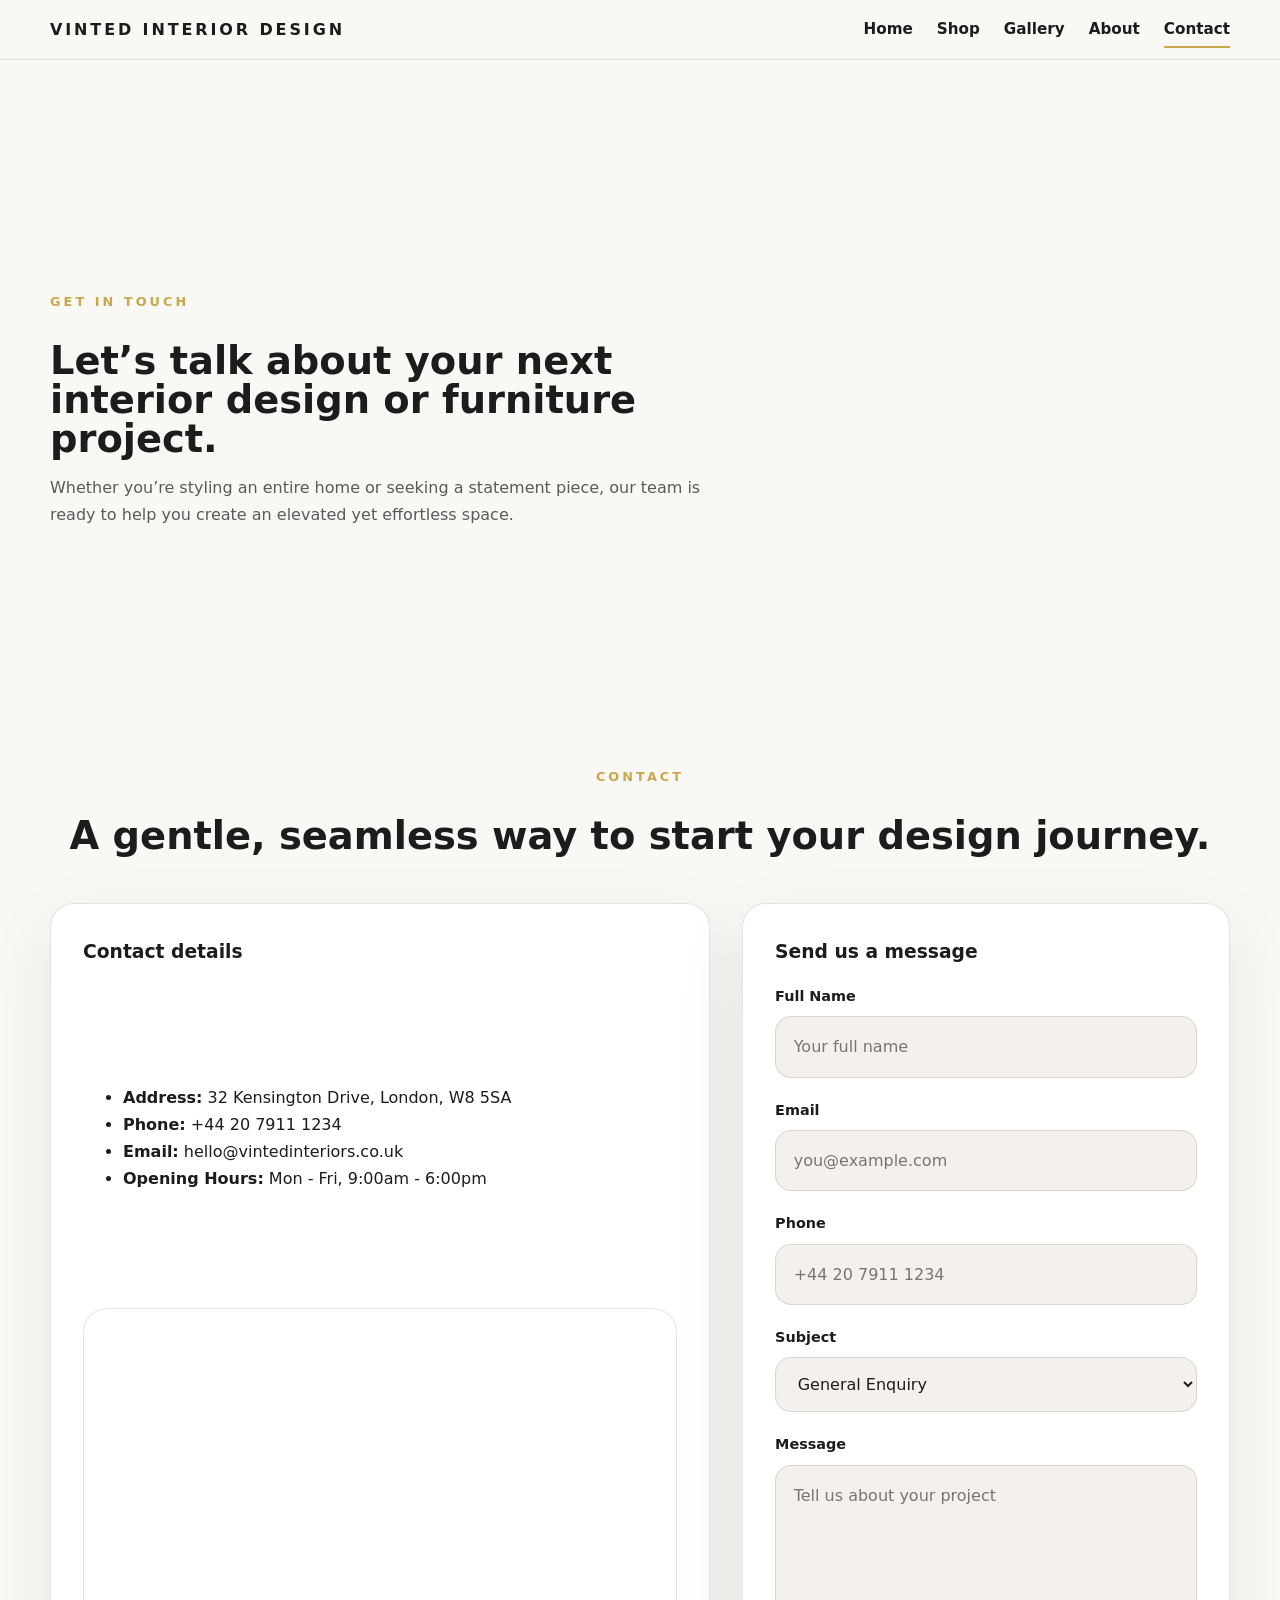
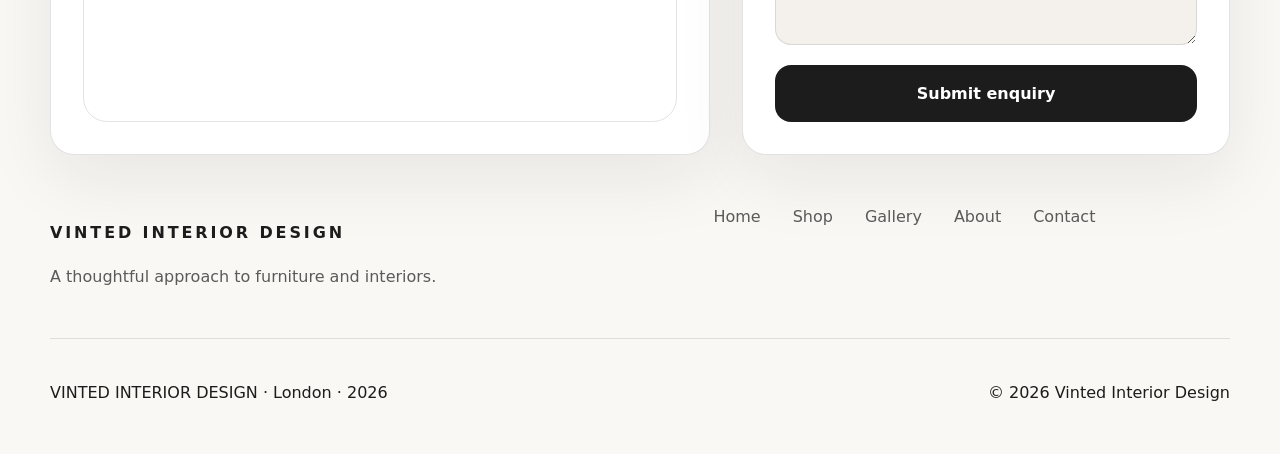
<file: contact.html>
<!DOCTYPE html>
<html lang="en">
<head>
  <meta charset="UTF-8" />
  <meta name="viewport" content="width=device-width, initial-scale=1.0" />
  <title>Contact | VINTED INTERIOR DESIGN</title>
  <link rel="stylesheet" href="style.css" />
</head>
<body>
  <header class="site-header">
    <div class="container nav-inner">
      <a class="logo" href="index.html">VINTED INTERIOR DESIGN</a>
      <button class="nav-toggle" aria-label="Toggle navigation" aria-expanded="false">
        <span></span>
        <span></span>
        <span></span>
      </button>
      <nav class="site-nav">
        <a class="nav-link" href="index.html">Home</a>
        <a class="nav-link" href="shop.html">Shop</a>
        <a class="nav-link" href="gallery.html">Gallery</a>
        <a class="nav-link" href="about.html">About</a>
        <a class="nav-link active" href="contact.html">Contact</a>
      </nav>
    </div>
  </header>

  <section class="page-hero">
    <div class="container page-hero-inner">
      <div class="page-hero-copy">
        <p class="hero-label">Get In Touch</p>
        <h1 class="page-title">Let’s talk about your next interior design or furniture project.</h1>
        <p class="section-copy">Whether you’re styling an entire home or seeking a statement piece, our team is ready to help you create an elevated yet effortless space.</p>
      </div>
    </div>
  </section>

  <main class="container">
    <section>
      <div class="section-heading">
        <span class="section-label">Contact</span>
        <h2 class="section-title">A gentle, seamless way to start your design journey.</h2>
      </div>
      <div class="contact-grid">
        <div class="contact-card contact-card-content">
          <h3>Contact details</h3>
          <ul>
            <li><strong>Address:</strong> 32 Kensington Drive, London, W8 5SA</li>
            <li><strong>Phone:</strong> <a href="tel:+442079111234">+44 20 7911 1234</a></li>
            <li><strong>Email:</strong> <a href="mailto:hello@vintedinteriors.co.uk">hello@vintedinteriors.co.uk</a></li>
            <li><strong>Opening Hours:</strong> Mon - Fri, 9:00am - 6:00pm</li>
          </ul>
          <div class="map-wrap">
            <iframe src="https://maps.google.com/maps?q=51.5074,-0.1278&z=15&output=embed" loading="lazy" title="Google Maps placeholder"></iframe>
          </div>
        </div>
        <div class="contact-card contact-card-content">
          <h3>Send us a message</h3>
          <form class="form-grid">
            <div class="form-field">
              <label for="full-name">Full Name</label>
              <input type="text" id="full-name" name="name" placeholder="Your full name" required />
            </div>
            <div class="form-field">
              <label for="email">Email</label>
              <input type="email" id="email" name="email" placeholder="you@example.com" required />
            </div>
            <div class="form-field">
              <label for="phone">Phone</label>
              <input type="tel" id="phone" name="phone" placeholder="+44 20 7911 1234" />
            </div>
            <div class="form-field">
              <label for="subject">Subject</label>
              <select id="subject" name="subject" required>
                <option>General Enquiry</option>
                <option>Product Question</option>
                <option>Interior Design Consultation</option>
                <option>Trade Enquiry</option>
              </select>
            </div>
            <div class="form-field" style="grid-column: 1 / -1;">
              <label for="message">Message</label>
              <textarea id="message" name="message" placeholder="Tell us about your project" required></textarea>
            </div>
            <button class="btn newsletter-button" type="submit">Submit enquiry</button>
          </form>
        </div>
      </div>
    </section>
  </main>

  <footer>
    <div class="container footer-grid">
      <div>
        <p class="footer-brand">VINTED INTERIOR DESIGN</p>
        <p class="footer-copy">A thoughtful approach to furniture and interiors.</p>
      </div>
      <div class="footer-links">
        <a href="index.html">Home</a>
        <a href="shop.html">Shop</a>
        <a href="gallery.html">Gallery</a>
        <a href="about.html">About</a>
        <a href="contact.html">Contact</a>
      </div>
    </div>
    <div class="container footer-bottom">
      <p>VINTED INTERIOR DESIGN · London · 2026</p>
      <p>© 2026 Vinted Interior Design</p>
    </div>
  </footer>

  <script src="script.js" defer></script>
</body>
</html>
</file>
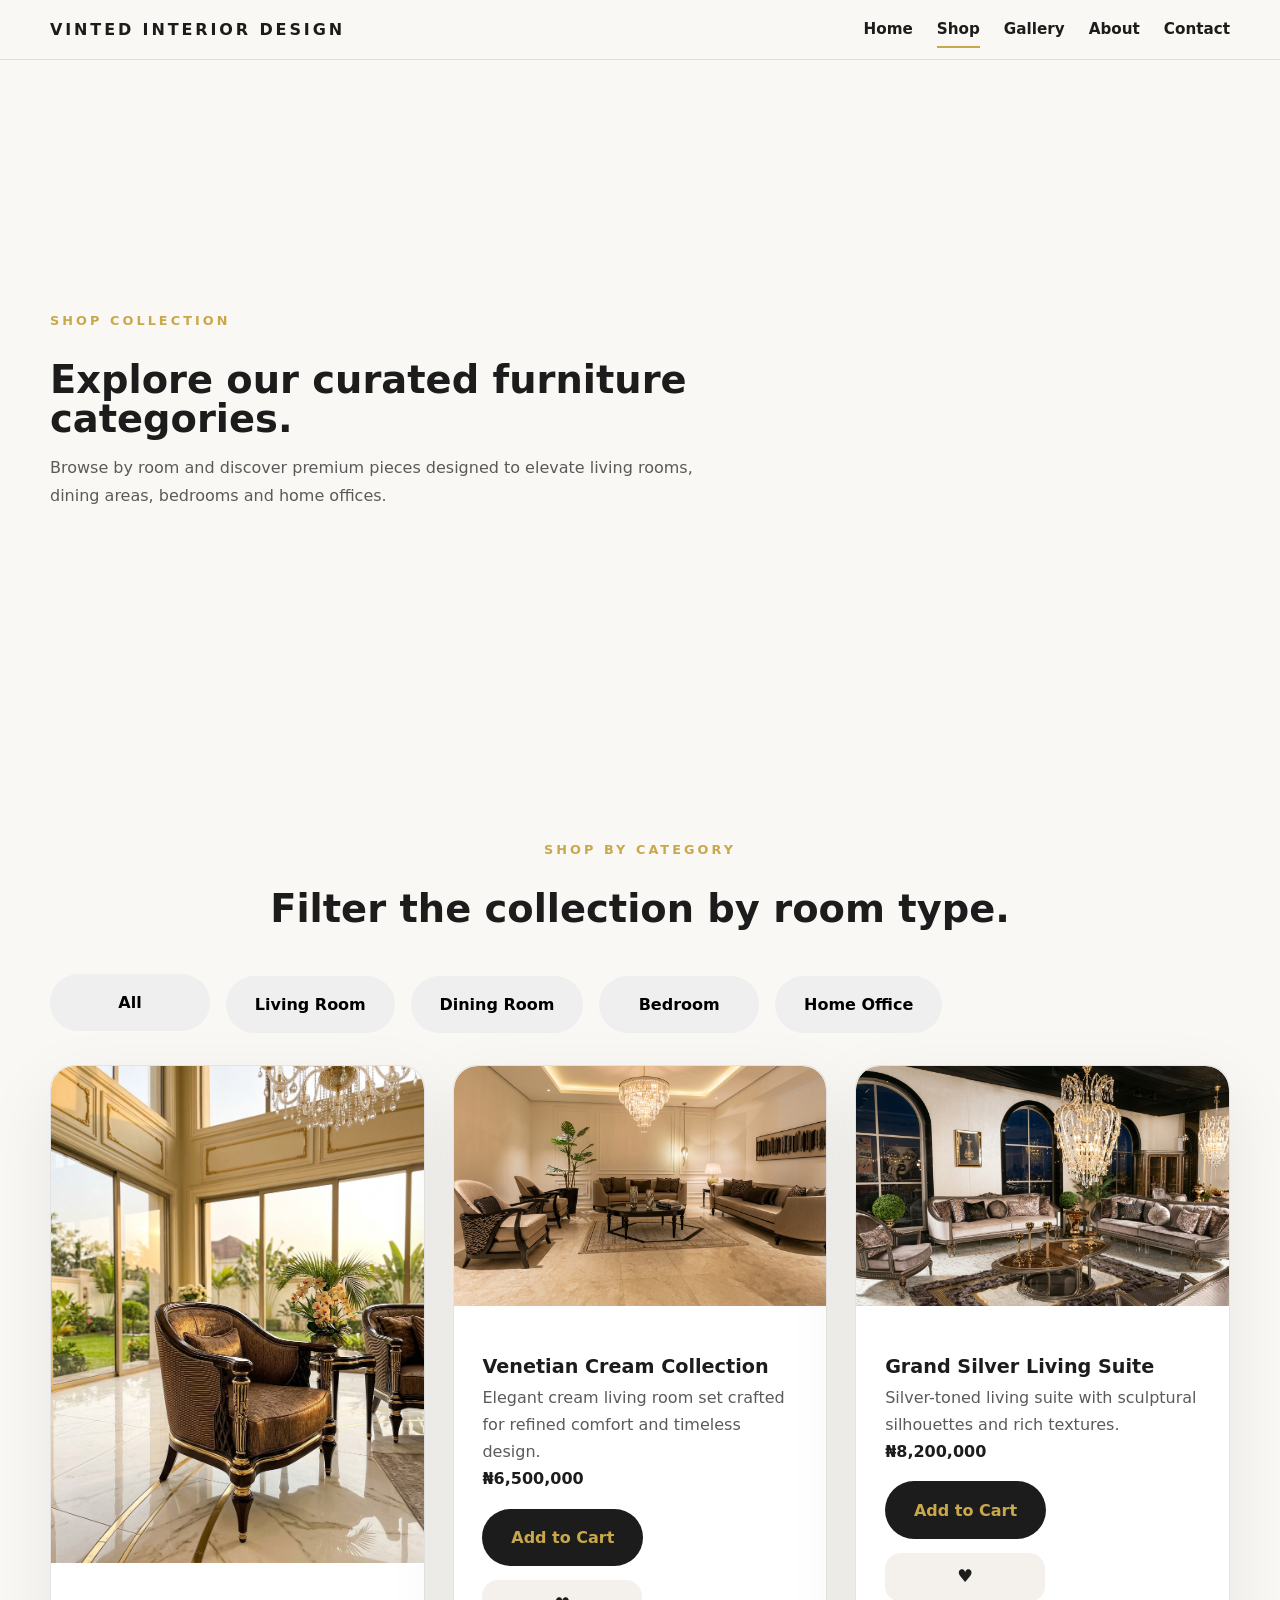
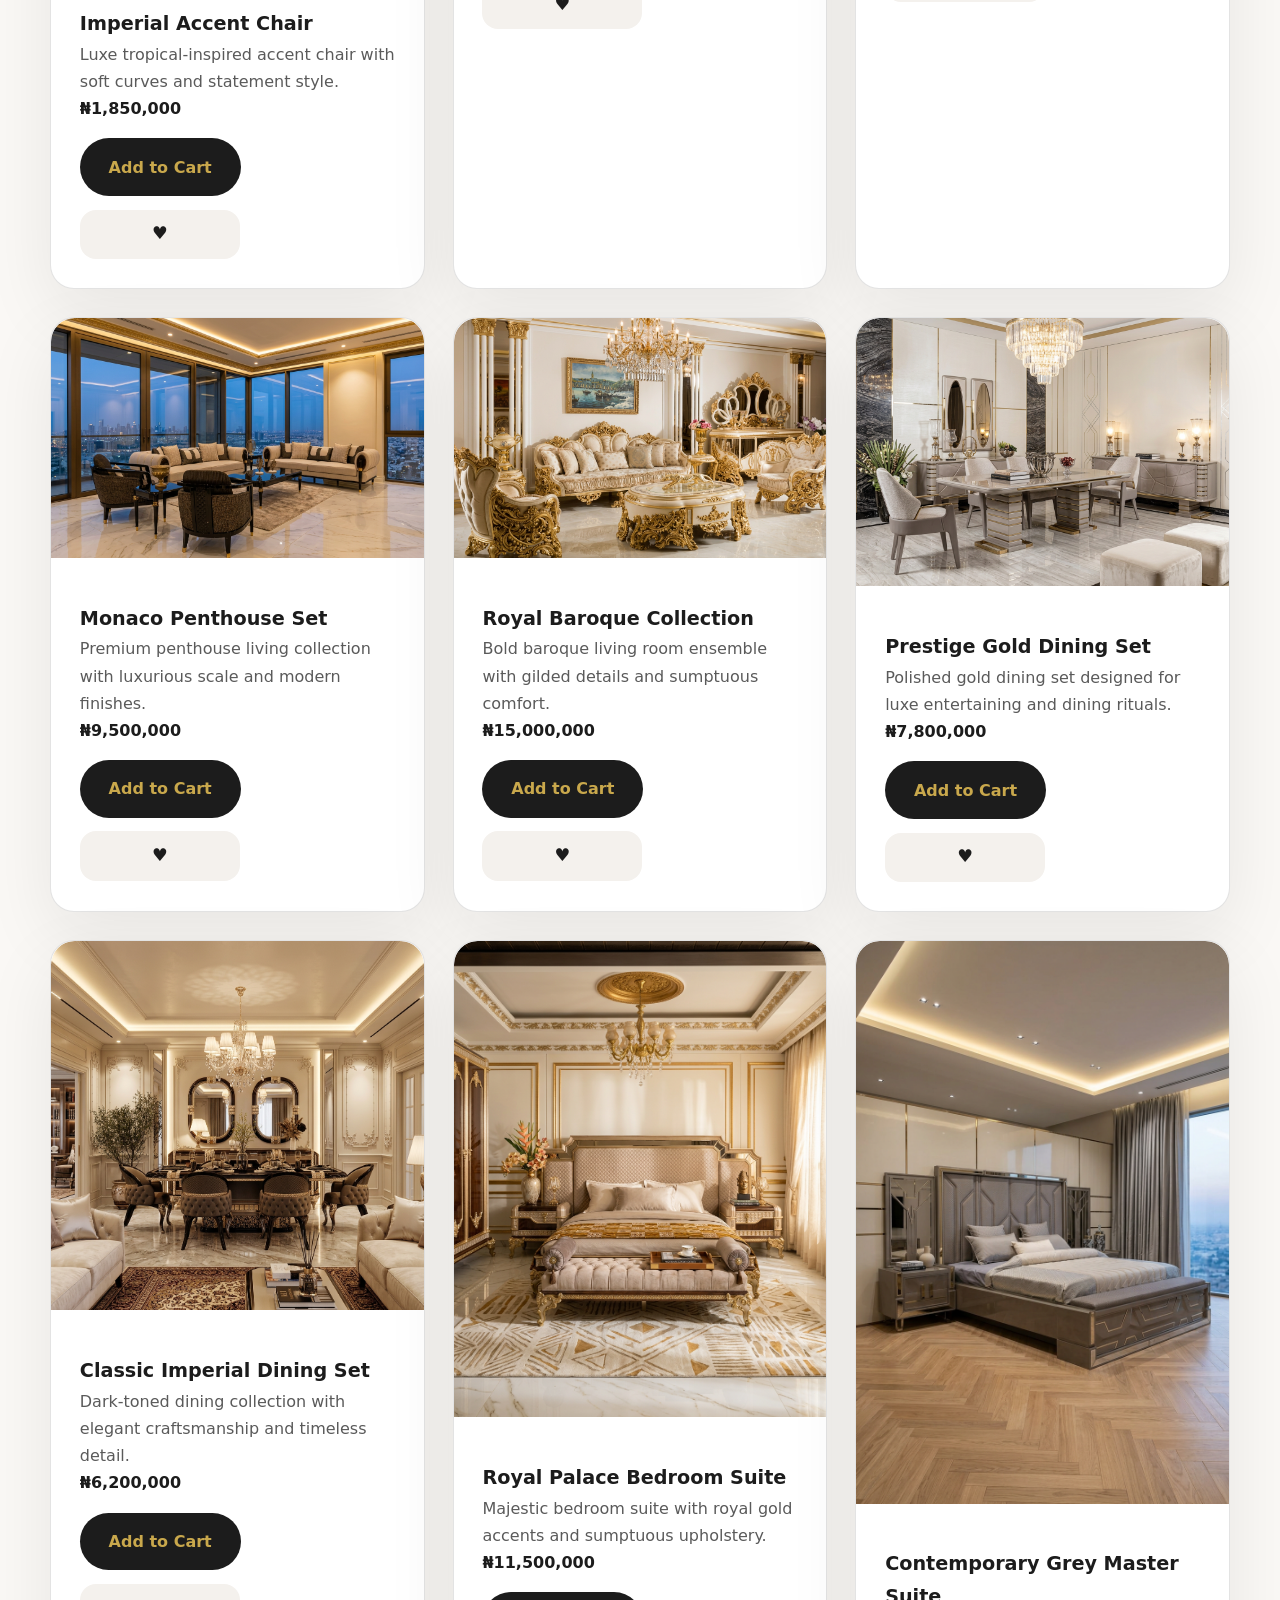
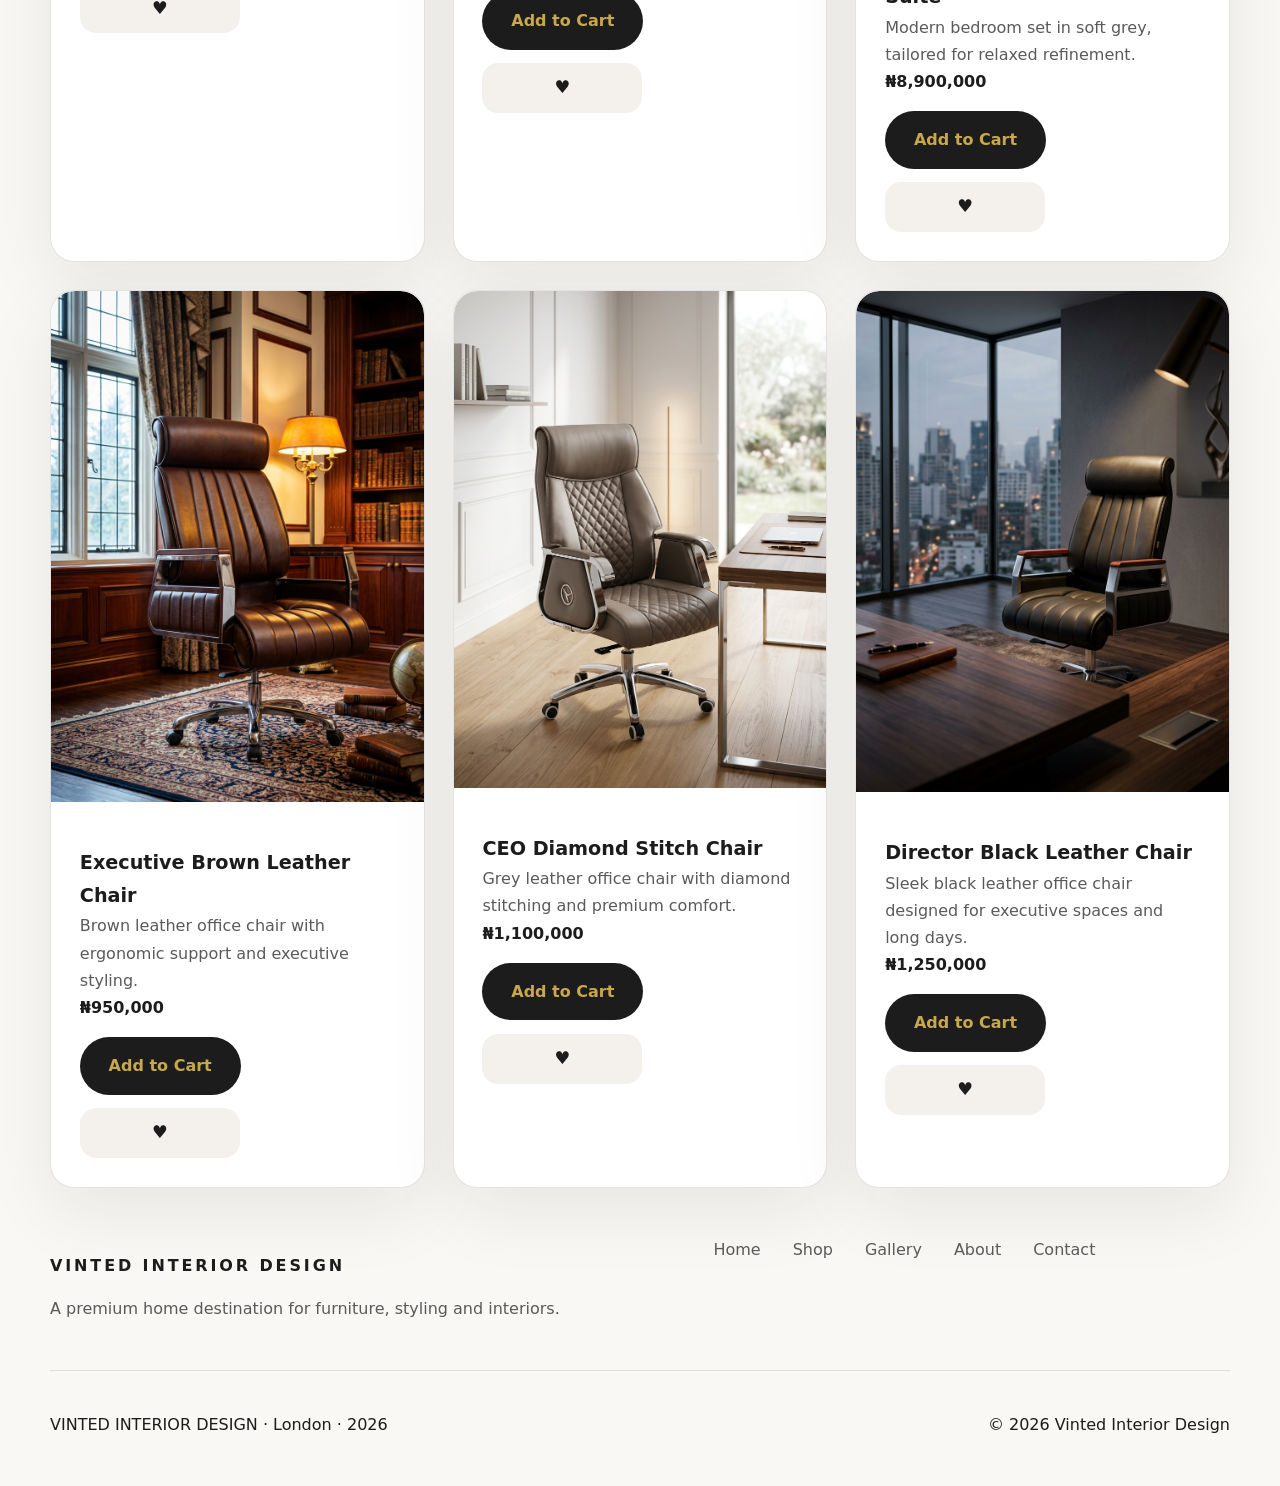
<file: shop.html>
<!DOCTYPE html>
<html lang="en">
<head>
  <meta charset="UTF-8" />
  <meta name="viewport" content="width=device-width, initial-scale=1.0" />
  <title>Shop | VINTED INTERIOR DESIGN</title>
  <link rel="stylesheet" href="style.css" />
</head>
<body>
  <header class="site-header">
    <div class="container nav-inner">
      <a class="logo" href="index.html">VINTED INTERIOR DESIGN</a>
      <button class="nav-toggle" aria-label="Toggle navigation" aria-expanded="false">
        <span></span>
        <span></span>
        <span></span>
      </button>
      <nav class="site-nav">
        <a class="nav-link" href="index.html">Home</a>
        <a class="nav-link active" href="shop.html">Shop</a>
        <a class="nav-link" href="gallery.html">Gallery</a>
        <a class="nav-link" href="about.html">About</a>
        <a class="nav-link" href="contact.html">Contact</a>
      </nav>
    </div>
  </header>

  <section class="page-hero">
    <div class="container page-hero-inner">
      <div class="page-hero-copy">
        <p class="hero-label">Shop Collection</p>
        <h1 class="page-title">Explore our curated furniture categories.</h1>
        <p class="section-copy">Browse by room and discover premium pieces designed to elevate living rooms, dining areas, bedrooms and home offices.</p>
      </div>
    </div>
  </section>

  <main class="container">
    <section style="margin-top: 4rem;">
      <div class="section-heading">
        <p class="section-label">Shop by Category</p>
        <h2 class="section-title">Filter the collection by room type.</h2>
      </div>
      <div class="filter-bar">
        <button class="filter-button active" data-filter="all">All</button>
        <button class="filter-button" data-filter="living room">Living Room</button>
        <button class="filter-button" data-filter="dining room">Dining Room</button>
        <button class="filter-button" data-filter="bedroom">Bedroom</button>
        <button class="filter-button" data-filter="home office">Home Office</button>
      </div>
    </section>

    <section style="margin-top: 2rem;">
      <div class="product-grid grid columns-3">
        <article class="product-card card" data-category="living room">
          <img src="images/armchair-tropical-1.png" alt="Imperial Accent Chair" />
          <div class="product-card-content">
            <h3>Imperial Accent Chair</h3>
            <p>Luxe tropical-inspired accent chair with soft curves and statement style.</p>
            <div class="product-meta">
              <span class="product-price">₦1,850,000</span>
              <div class="product-actions">
                <button class="btn">Add to Cart</button>
                <button class="heart-btn" aria-label="Add to wishlist">♥</button>
              </div>
            </div>
          </div>
        </article>

        <article class="product-card card" data-category="living room">
          <img src="images/living-room-cream-set.png" alt="Venetian Cream Collection" />
          <div class="product-card-content">
            <h3>Venetian Cream Collection</h3>
            <p>Elegant cream living room set crafted for refined comfort and timeless design.</p>
            <div class="product-meta">
              <span class="product-price">₦6,500,000</span>
              <div class="product-actions">
                <button class="btn">Add to Cart</button>
                <button class="heart-btn" aria-label="Add to wishlist">♥</button>
              </div>
            </div>
          </div>
        </article>

        <article class="product-card card" data-category="living room">
          <img src="images/living-room-silver-set.png" alt="Grand Silver Living Suite" />
          <div class="product-card-content">
            <h3>Grand Silver Living Suite</h3>
            <p>Silver-toned living suite with sculptural silhouettes and rich textures.</p>
            <div class="product-meta">
              <span class="product-price">₦8,200,000</span>
              <div class="product-actions">
                <button class="btn">Add to Cart</button>
                <button class="heart-btn" aria-label="Add to wishlist">♥</button>
              </div>
            </div>
          </div>
        </article>

        <article class="product-card card" data-category="living room">
          <img src="images/living-room-penthouse.png" alt="Monaco Penthouse Set" />
          <div class="product-card-content">
            <h3>Monaco Penthouse Set</h3>
            <p>Premium penthouse living collection with luxurious scale and modern finishes.</p>
            <div class="product-meta">
              <span class="product-price">₦9,500,000</span>
              <div class="product-actions">
                <button class="btn">Add to Cart</button>
                <button class="heart-btn" aria-label="Add to wishlist">♥</button>
              </div>
            </div>
          </div>
        </article>

        <article class="product-card card" data-category="living room">
          <img src="images/baroque-gold-collection.png" alt="Royal Baroque Collection" />
          <div class="product-card-content">
            <h3>Royal Baroque Collection</h3>
            <p>Bold baroque living room ensemble with gilded details and sumptuous comfort.</p>
            <div class="product-meta">
              <span class="product-price">₦15,000,000</span>
              <div class="product-actions">
                <button class="btn">Add to Cart</button>
                <button class="heart-btn" aria-label="Add to wishlist">♥</button>
              </div>
            </div>
          </div>
        </article>

        <article class="product-card card" data-category="dining room">
          <img src="images/dining-modern-gold.png" alt="Prestige Gold Dining Set" />
          <div class="product-card-content">
            <h3>Prestige Gold Dining Set</h3>
            <p>Polished gold dining set designed for luxe entertaining and dining rituals.</p>
            <div class="product-meta">
              <span class="product-price">₦7,800,000</span>
              <div class="product-actions">
                <button class="btn">Add to Cart</button>
                <button class="heart-btn" aria-label="Add to wishlist">♥</button>
              </div>
            </div>
          </div>
        </article>

        <article class="product-card card" data-category="dining room">
          <img src="images/dining-classic-dark.png" alt="Classic Imperial Dining Set" />
          <div class="product-card-content">
            <h3>Classic Imperial Dining Set</h3>
            <p>Dark-toned dining collection with elegant craftsmanship and timeless detail.</p>
            <div class="product-meta">
              <span class="product-price">₦6,200,000</span>
              <div class="product-actions">
                <button class="btn">Add to Cart</button>
                <button class="heart-btn" aria-label="Add to wishlist">♥</button>
              </div>
            </div>
          </div>
        </article>

        <article class="product-card card" data-category="bedroom">
          <img src="images/bedroom-royal-gold.png" alt="Royal Palace Bedroom Suite" />
          <div class="product-card-content">
            <h3>Royal Palace Bedroom Suite</h3>
            <p>Majestic bedroom suite with royal gold accents and sumptuous upholstery.</p>
            <div class="product-meta">
              <span class="product-price">₦11,500,000</span>
              <div class="product-actions">
                <button class="btn">Add to Cart</button>
                <button class="heart-btn" aria-label="Add to wishlist">♥</button>
              </div>
            </div>
          </div>
        </article>

        <article class="product-card card" data-category="bedroom">
          <img src="images/bedroom-modern-grey.png" alt="Contemporary Grey Master Suite" />
          <div class="product-card-content">
            <h3>Contemporary Grey Master Suite</h3>
            <p>Modern bedroom set in soft grey, tailored for relaxed refinement.</p>
            <div class="product-meta">
              <span class="product-price">₦8,900,000</span>
              <div class="product-actions">
                <button class="btn">Add to Cart</button>
                <button class="heart-btn" aria-label="Add to wishlist">♥</button>
              </div>
            </div>
          </div>
        </article>

        <article class="product-card card" data-category="home office">
          <img src="images/office-chair-brown.png" alt="Executive Brown Leather Chair" />
          <div class="product-card-content">
            <h3>Executive Brown Leather Chair</h3>
            <p>Brown leather office chair with ergonomic support and executive styling.</p>
            <div class="product-meta">
              <span class="product-price">₦950,000</span>
              <div class="product-actions">
                <button class="btn">Add to Cart</button>
                <button class="heart-btn" aria-label="Add to wishlist">♥</button>
              </div>
            </div>
          </div>
        </article>

        <article class="product-card card" data-category="home office">
          <img src="images/office-chair-grey.png" alt="CEO Diamond Stitch Chair" />
          <div class="product-card-content">
            <h3>CEO Diamond Stitch Chair</h3>
            <p>Grey leather office chair with diamond stitching and premium comfort.</p>
            <div class="product-meta">
              <span class="product-price">₦1,100,000</span>
              <div class="product-actions">
                <button class="btn">Add to Cart</button>
                <button class="heart-btn" aria-label="Add to wishlist">♥</button>
              </div>
            </div>
          </div>
        </article>

        <article class="product-card card" data-category="home office">
          <img src="images/office-chair-black.png" alt="Director Black Leather Chair" />
          <div class="product-card-content">
            <h3>Director Black Leather Chair</h3>
            <p>Sleek black leather office chair designed for executive spaces and long days.</p>
            <div class="product-meta">
              <span class="product-price">₦1,250,000</span>
              <div class="product-actions">
                <button class="btn">Add to Cart</button>
                <button class="heart-btn" aria-label="Add to wishlist">♥</button>
              </div>
            </div>
          </div>
        </article>
      </div>
    </section>
  </main>

  <footer>
    <div class="container footer-grid">
      <div>
        <p class="footer-brand">VINTED INTERIOR DESIGN</p>
        <p class="footer-copy">A premium home destination for furniture, styling and interiors.</p>
      </div>
      <div class="footer-links">
        <a href="index.html">Home</a>
        <a href="shop.html">Shop</a>
        <a href="gallery.html">Gallery</a>
        <a href="about.html">About</a>
        <a href="contact.html">Contact</a>
      </div>
    </div>
    <div class="container footer-bottom">
      <p>VINTED INTERIOR DESIGN · London · 2026</p>
      <p>© 2026 Vinted Interior Design</p>
    </div>
  </footer>

  <script src="script.js" defer></script>
</body>
</html>
</file>
<file: style.css>
:root {
  --bg: #FAF8F5;
  --surface: #ffffff;
  --text: #1C1C1C;
  --muted: #5A5A5A;
  --gold: #C9A84C;
  --soft: #F4F1ED;
  --border: rgba(28, 28, 28, 0.12);
  --shadow: 0 24px 70px rgba(28, 28, 28, 0.08);
}

* {
  box-sizing: border-box;
}

html {
  scroll-behavior: smooth;
}

body {
  margin: 0;
  font-family: Inter, system-ui, -apple-system, BlinkMacSystemFont, "Segoe UI", sans-serif;
  background: var(--bg);
  color: var(--text);
  line-height: 1.7;
}

img {
  width: 100%;
  display: block;
}

a {
  color: inherit;
  text-decoration: none;
}

button,
input,
select,
textarea {
  font: inherit;
}

button {
  border: none;
  cursor: pointer;
}

.container {
  width: min(1180px, calc(100% - 2rem));
  margin: 0 auto;
}

.site-header {
  position: sticky;
  top: 0;
  z-index: 20;
  background: rgba(250, 248, 245, 0.96);
  border-bottom: 1px solid var(--border);
  backdrop-filter: blur(12px);
}

.nav-inner {
  display: flex;
  align-items: center;
  justify-content: space-between;
  gap: 1rem;
  padding: 1rem 0;
}

.logo {
  font-size: 1rem;
  letter-spacing: 0.18em;
  text-transform: uppercase;
  font-weight: 700;
  color: var(--text);
}

.site-nav {
  display: flex;
  align-items: center;
  gap: 1.5rem;
}

.nav-link {
  position: relative;
  color: var(--text);
  font-size: 0.95rem;
  font-weight: 600;
}

.nav-link::after {
  content: '';
  position: absolute;
  left: 0;
  bottom: -0.35rem;
  width: 0;
  height: 2px;
  background: var(--gold);
  transition: width 0.25s ease;
}

.nav-link:hover::after,
.nav-link.active::after {
  width: 100%;
}

.nav-toggle {
  display: none;
  width: 2.25rem;
  height: 2.25rem;
  background: transparent;
  border: 1px solid var(--border);
  border-radius: 0.85rem;
  padding: 0.45rem;
  align-items: center;
  justify-content: center;
}

.nav-toggle span {
  display: block;
  width: 100%;
  height: 2px;
  background: var(--text);
  margin-bottom: 0.35rem;
  border-radius: 999px;
}

.nav-toggle span:last-child {
  margin-bottom: 0;
}

.hero,
.page-hero {
  min-height: 78vh;
  display: grid;
  place-items: center;
  padding: 4rem 0;
}

.hero {
  background: linear-gradient(180deg, rgba(255,255,255,0.96), rgba(250,248,245,0.96)),
    url('images/living-room-penthouse.png') center/cover no-repeat;
  background-blend-mode: lighten;
}

.hero-inner,
.page-hero-inner {
  display: grid;
  grid-template-columns: minmax(0, 1fr) minmax(320px, 0.9fr);
  align-items: center;
  gap: 2rem;
}

.hero-copy {
  max-width: 620px;
}

.hero-text {
  margin-top: 1.2rem;
}

.hero-visual {
  border-radius: 1.75rem;
  overflow: hidden;
  box-shadow: var(--shadow);
}

.hero-label,
.section-label {
  display: inline-flex;
  align-items: center;
  gap: 0.5rem;
  text-transform: uppercase;
  letter-spacing: 0.24em;
  color: var(--gold);
  font-size: 0.8rem;
  font-weight: 700;
  margin-bottom: 1rem;
}

.hero-title,
.page-title,
.section-title {
  margin: 0;
  font-size: clamp(2.5rem, 5vw, 4.4rem);
  line-height: 1.02;
}

.hero-copy p,
.section-copy,
.section-text,
.card-copy,
.team-copy,
.footer-copy {
  color: var(--muted);
  font-size: 1rem;
  max-width: 48rem;
}

.hero-actions,
.section-actions,
.filter-bar {
  display: flex;
  flex-wrap: wrap;
  gap: 1rem;
  margin-top: 2rem;
}

.btn,
.filter-button,
.social-button {
  border-radius: 999px;
  padding: 0.95rem 1.8rem;
  font-weight: 700;
  transition: transform 0.2s ease, background 0.2s ease, color 0.2s ease;
}

.btn {
  background: var(--text);
  color: var(--surface);
}

.btn:hover,
.filter-button.active,
.filter-button:hover,
.social-button:hover {
  transform: translateY(-2px);
}

.btn-secondary,
.btn-outline {
  background: transparent;
  border: 1px solid var(--text);
  color: var(--text);
}

.section-heading {
  text-align: center;
  margin-bottom: 3rem;
}

.section-heading h2,
.page-title {
  font-size: clamp(2rem, 3vw, 3rem);
  margin-top: 0.75rem;
}

.grid,
.product-grid,
.feature-grid,
.values-grid,
.team-grid {
  display: grid;
  gap: 1.75rem;
}

.grid.columns-4 {
  grid-template-columns: repeat(4, minmax(0, 1fr));
}

.grid.columns-3 {
  grid-template-columns: repeat(3, minmax(0, 1fr));
}

.grid.columns-2 {
  grid-template-columns: repeat(2, minmax(0, 1fr));
}

.feature-grid {
  grid-template-columns: repeat(4, minmax(0, 1fr));
}

.card,
.product-card,
.value-card,
.team-card,
.testimonial-card,
.newsletter-card,
.contact-card,
.footer-card {
  border-radius: 1.5rem;
  background: var(--surface);
  box-shadow: var(--shadow);
  border: 1px solid var(--border);
  overflow: hidden;
}

.feature-card,
.product-card,
.value-card,
.team-card,
.testimonial-card {
  display: flex;
  flex-direction: column;
  gap: 1rem;
}

.feature-card img,
.product-card img,
.team-card img,
.gallery-figure img {
  border-radius: 1.5rem 1.5rem 0 0;
  object-fit: cover;
  min-height: 240px;
}

.feature-card-content,
.product-card-content,
.value-card-content,
.team-card-content,
.testimonial-content,
.newsletter-content,
.contact-card-content {
  padding: 1.8rem;
}

.feature-card h3,
.product-card h3,
.value-card h3,
.team-card h3,
.testimonial-card h3 {
  margin: 0;
  font-size: 1.2rem;
}

.feature-card p,
.product-card p,
.value-card p,
.team-card p,
.testimonial-card p,
.newsletter-copy,
.contact-copy {
  margin: 0;
  color: var(--muted);
}

.feature-card a,
.product-card button,
.testimonial-card a {
  color: var(--gold);
}

.feature-card a {
  font-weight: 700;
}

.product-meta {
  display: flex;
  align-items: center;
  justify-content: space-between;
  gap: 1rem;
  flex-wrap: wrap;
}

.product-price {
  font-weight: 700;
  color: var(--text);
}

.product-actions,
.testimonial-footer,
.newsletter-form {
  display: flex;
  flex-wrap: wrap;
  gap: 0.85rem;
  align-items: center;
}

.product-actions button,
.btn,
.filter-button,
.newsletter-button {
  min-width: 160px;
}

.product-actions .heart-btn {
  width: 3.1rem;
  height: 3.1rem;
  display: inline-flex;
  align-items: center;
  justify-content: center;
  background: var(--soft);
  border-radius: 1rem;
  color: var(--text);
  font-size: 1.1rem;
}

.product-actions .heart-btn:hover {
  background: rgba(201,168,76,0.12);
}

.testimonial-card {
  padding: 2rem;
}

.testimonial-stars {
  color: var(--gold);
  font-size: 0.95rem;
}

.testimonial-footer {
  margin-top: auto;
  flex-direction: column;
  align-items: flex-start;
}

.testimonial-name {
  font-weight: 700;
}

.newsletter-card {
  padding: 2.5rem;
  display: grid;
  gap: 1.5rem;
  align-items: center;
}

.newsletter-copy {
  font-size: 1.05rem;
}

.newsletter-form {
  width: 100%;
  grid-template-columns: 1fr auto;
}

.newsletter-input {
  width: 100%;
  padding: 1rem 1.2rem;
  border: 1px solid var(--border);
  border-radius: 1rem;
  background: var(--soft);
}

.newsletter-button {
  border-radius: 1rem;
  background: var(--text);
  color: var(--surface);
  min-width: 160px;
}

.contact-grid {
  display: grid;
  grid-template-columns: 1.15fr 0.85fr;
  gap: 2rem;
}

.contact-card,
.contact-details {
  background: var(--surface);
  padding: 2rem;
}

.contact-card-content,
.contact-details {
  display: grid;
  gap: 1rem;
}

.contact-details h3,
.contact-card h3 {
  margin: 0;
}

.contact-details p,
.contact-details a,
.contact-details li {
  color: var(--muted);
}

.contact-details a:hover,
.newsletter-button:hover,
.btn:hover,
.btn-secondary:hover,
.btn-outline:hover {
  color: var(--text);
}

.contact-details ul {
  list-style: none;
  padding: 0;
  margin: 0;
  display: grid;
  gap: 0.75rem;
}

.form-grid {
  display: grid;
  gap: 1.25rem;
}

.form-field {
  display: grid;
  gap: 0.5rem;
}

.form-field label {
  font-size: 0.9rem;
  font-weight: 600;
}

.form-field input,
.form-field select,
.form-field textarea {
  width: 100%;
  padding: 1rem 1.1rem;
  border: 1px solid var(--border);
  border-radius: 1rem;
  background: var(--soft);
  color: var(--text);
}

.form-field textarea {
  min-height: 180px;
  resize: vertical;
}

.map-wrap {
  border-radius: 1.5rem;
  overflow: hidden;
  border: 1px solid var(--border);
  min-height: 320px;
}

.map-wrap iframe {
  width: 100%;
  height: 100%;
  min-height: 320px;
  border: 0;
}

footer {
  padding: 3rem 0 2rem;
}

.footer-grid {
  display: grid;
  grid-template-columns: 1.1fr 0.9fr;
  gap: 2rem;
}

.footer-brand {
  font-size: 1rem;
  font-weight: 700;
  letter-spacing: 0.18em;
  text-transform: uppercase;
}

.footer-links {
  display: flex;
  flex-wrap: wrap;
  gap: 1rem 2rem;
}

.footer-links a {
  color: var(--muted);
}

.footer-bottom {
  margin-top: 2rem;
  border-top: 1px solid var(--border);
  padding-top: 1.5rem;
  display: flex;
  justify-content: space-between;
  gap: 1rem;
  flex-wrap: wrap;
}

.lightbox {
  position: fixed;
  inset: 0;
  display: none;
  background: rgba(28, 28, 28, 0.85);
  align-items: center;
  justify-content: center;
  padding: 2rem;
  z-index: 50;
}

.lightbox.open {
  display: flex;
}

.lightbox-content {
  position: relative;
  width: min(95vw, 1100px);
  max-height: 90vh;
}

.lightbox-content img {
  width: 100%;
  height: auto;
  border-radius: 1.5rem;
  display: block;
}

.lightbox-close {
  position: absolute;
  top: 1rem;
  right: 1rem;
  width: 3rem;
  height: 3rem;
  border-radius: 1rem;
  background: rgba(255,255,255,0.9);
  display: grid;
  place-items: center;
  color: var(--text);
  font-size: 1.25rem;
  line-height: 1;
}

.gallery-grid {
  column-count: 3;
  column-gap: 1rem;
}

.gallery-figure {
  break-inside: avoid;
  margin: 0 0 1rem;
  border-radius: 1.5rem;
  overflow: hidden;
  cursor: pointer;
}

.gallery-figure img {
  display: block;
}

.gallery-caption {
  padding: 1rem;
  background: rgba(255,255,255,0.94);
}

.gallery-caption p {
  margin: 0;
  color: var(--muted);
}

.page-hero {
  background: linear-gradient(180deg, rgba(250,248,245,1), rgba(250,248,245,1));
}

.page-hero-inner {
  grid-template-columns: 1fr;
}

.page-hero-copy {
  max-width: 680px;
}

.value-card,
.team-card {
  text-align: left;
}

.team-card img {
  min-height: 280px;
}

.team-card-content {
  padding: 1.75rem;
}

.value-card .value-icon,
.choose-card .choose-icon {
  width: 56px;
  height: 56px;
  border-radius: 1.1rem;
  background: rgba(201,168,76,0.12);
  display: grid;
  place-items: center;
  font-size: 1.35rem;
  color: var(--gold);
  margin-bottom: 1rem;
}

.choose-grid {
  display: grid;
  grid-template-columns: repeat(4, minmax(0, 1fr));
  gap: 1.5rem;
}

.choose-card {
  padding: 2rem;
}

.choose-card h3 {
  margin: 0 0 0.75rem;
}

.choose-card p {
  margin: 0;
}

.feature-card a {
  color: var(--gold);
}

.section-split {
  display: grid;
  grid-template-columns: 1fr 1fr;
  gap: 2rem;
  align-items: center;
}

.base-heading {
  margin: 0 0 1rem;
}

@media (max-width: 1040px) {
  .hero-inner,
  .contact-grid,
  .section-split,
  .footer-grid {
    grid-template-columns: 1fr;
  }

  .feature-grid,
  .grid.columns-4,
  .grid.columns-3,
  .choose-grid,
  .team-grid {
    grid-template-columns: repeat(2, minmax(0, 1fr));
  }

  .gallery-grid {
    column-count: 2;
  }
}

@media (max-width: 760px) {
  .nav-toggle {
    display: inline-flex;
  }

  .site-nav {
    position: absolute;
    top: 100%;
    right: 1rem;
    left: 1rem;
    transform: translateY(-10px);
    opacity: 0;
    visibility: hidden;
    flex-direction: column;
    gap: 1rem;
    padding: 1.5rem;
    background: rgba(250,248,245,0.98);
    border-radius: 1.5rem;
    border: 1px solid var(--border);
    box-shadow: var(--shadow);
    transition: opacity 0.25s ease, transform 0.25s ease, visibility 0.25s ease;
  }

  .site-nav.open {
    opacity: 1;
    visibility: visible;
    transform: translateY(0);
  }

  .site-nav a {
    padding: 1rem 0;
  }

  .hero,
  .page-hero {
    padding: 3rem 0;
  }

  .hero-title,
  .page-title {
    font-size: clamp(2.2rem, 8vw, 3.2rem);
  }

  .feature-grid,
  .grid.columns-3,
  .grid.columns-4,
  .choose-grid,
  .team-grid {
    grid-template-columns: 1fr;
  }

  .product-actions,
  .filter-bar,
  .section-actions,
  .newsletter-form {
    flex-direction: column;
    align-items: stretch;
  }

  .newsletter-button,
  .btn,
  .filter-button,
  .product-actions button {
    width: 100%;
  }

  .gallery-grid {
    column-count: 1;
  }

  .footer-bottom {
    flex-direction: column;
    align-items: start;
  }
}
</file>
